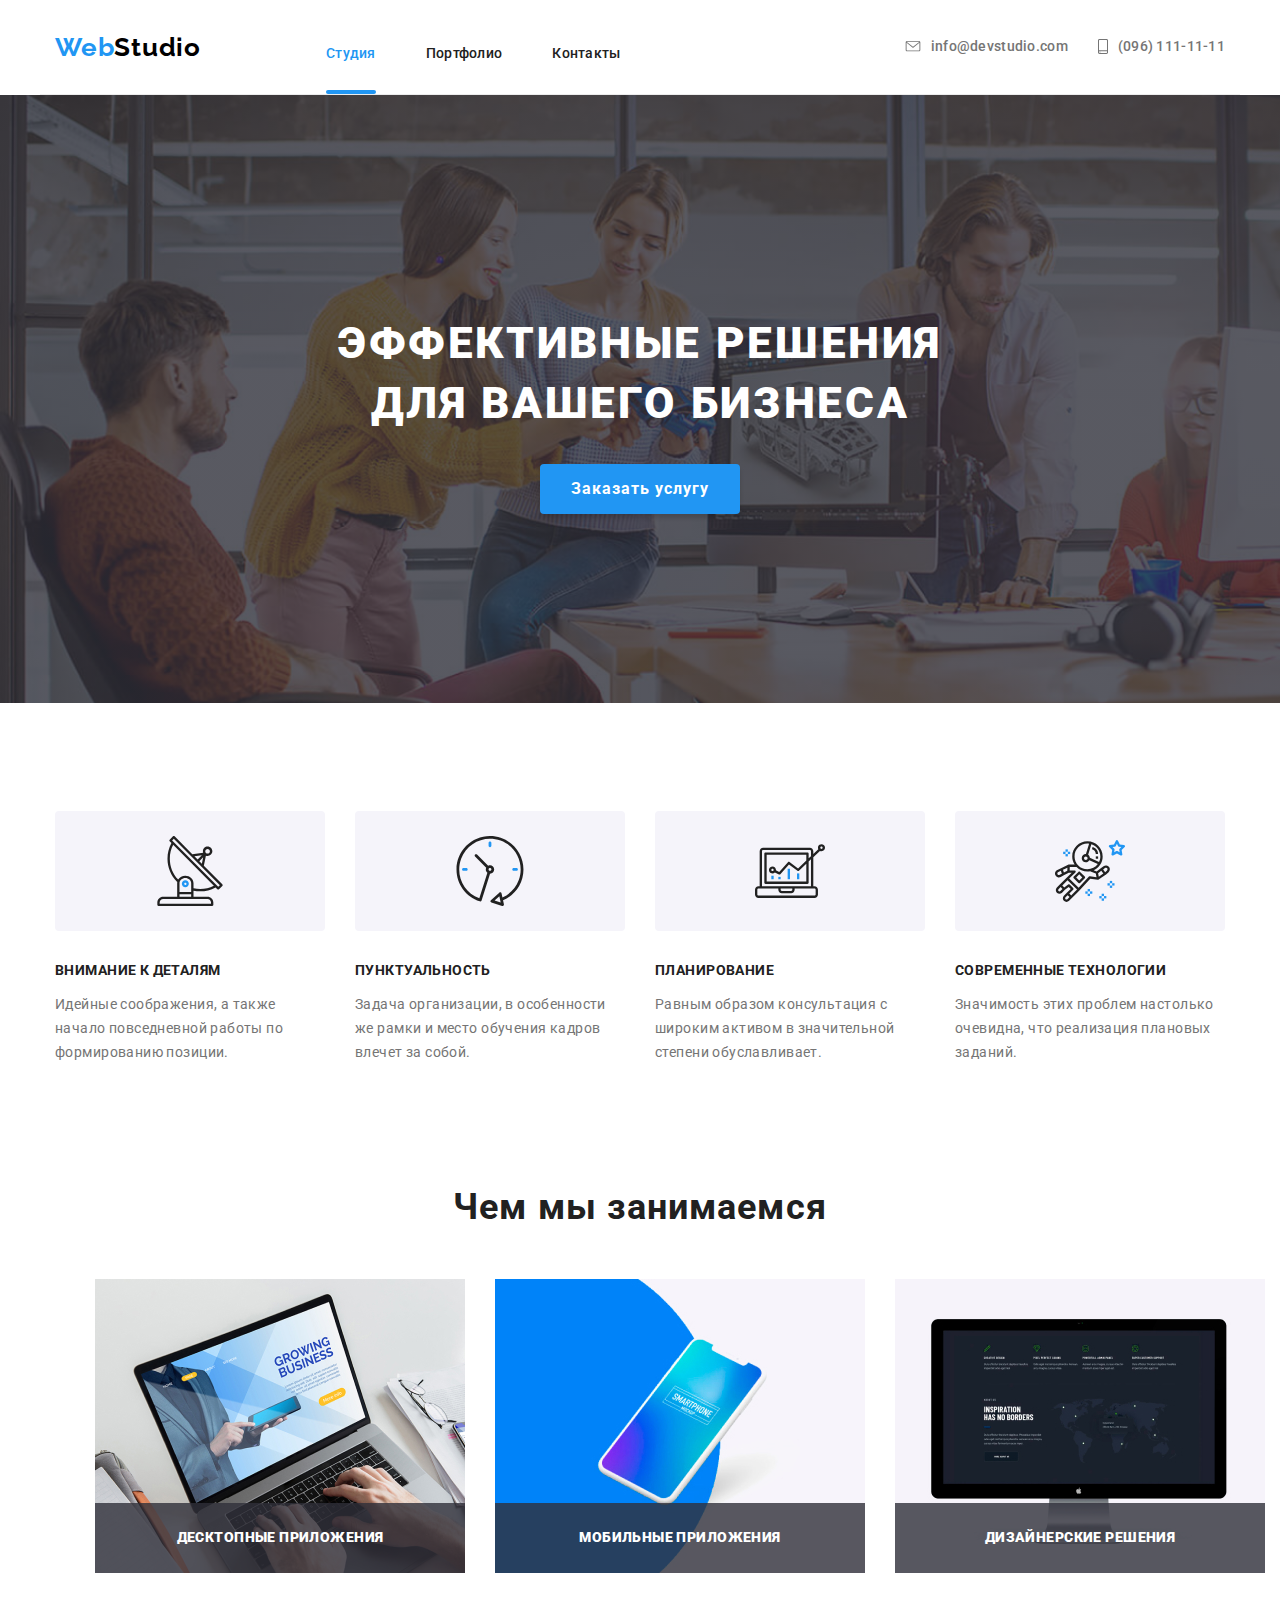
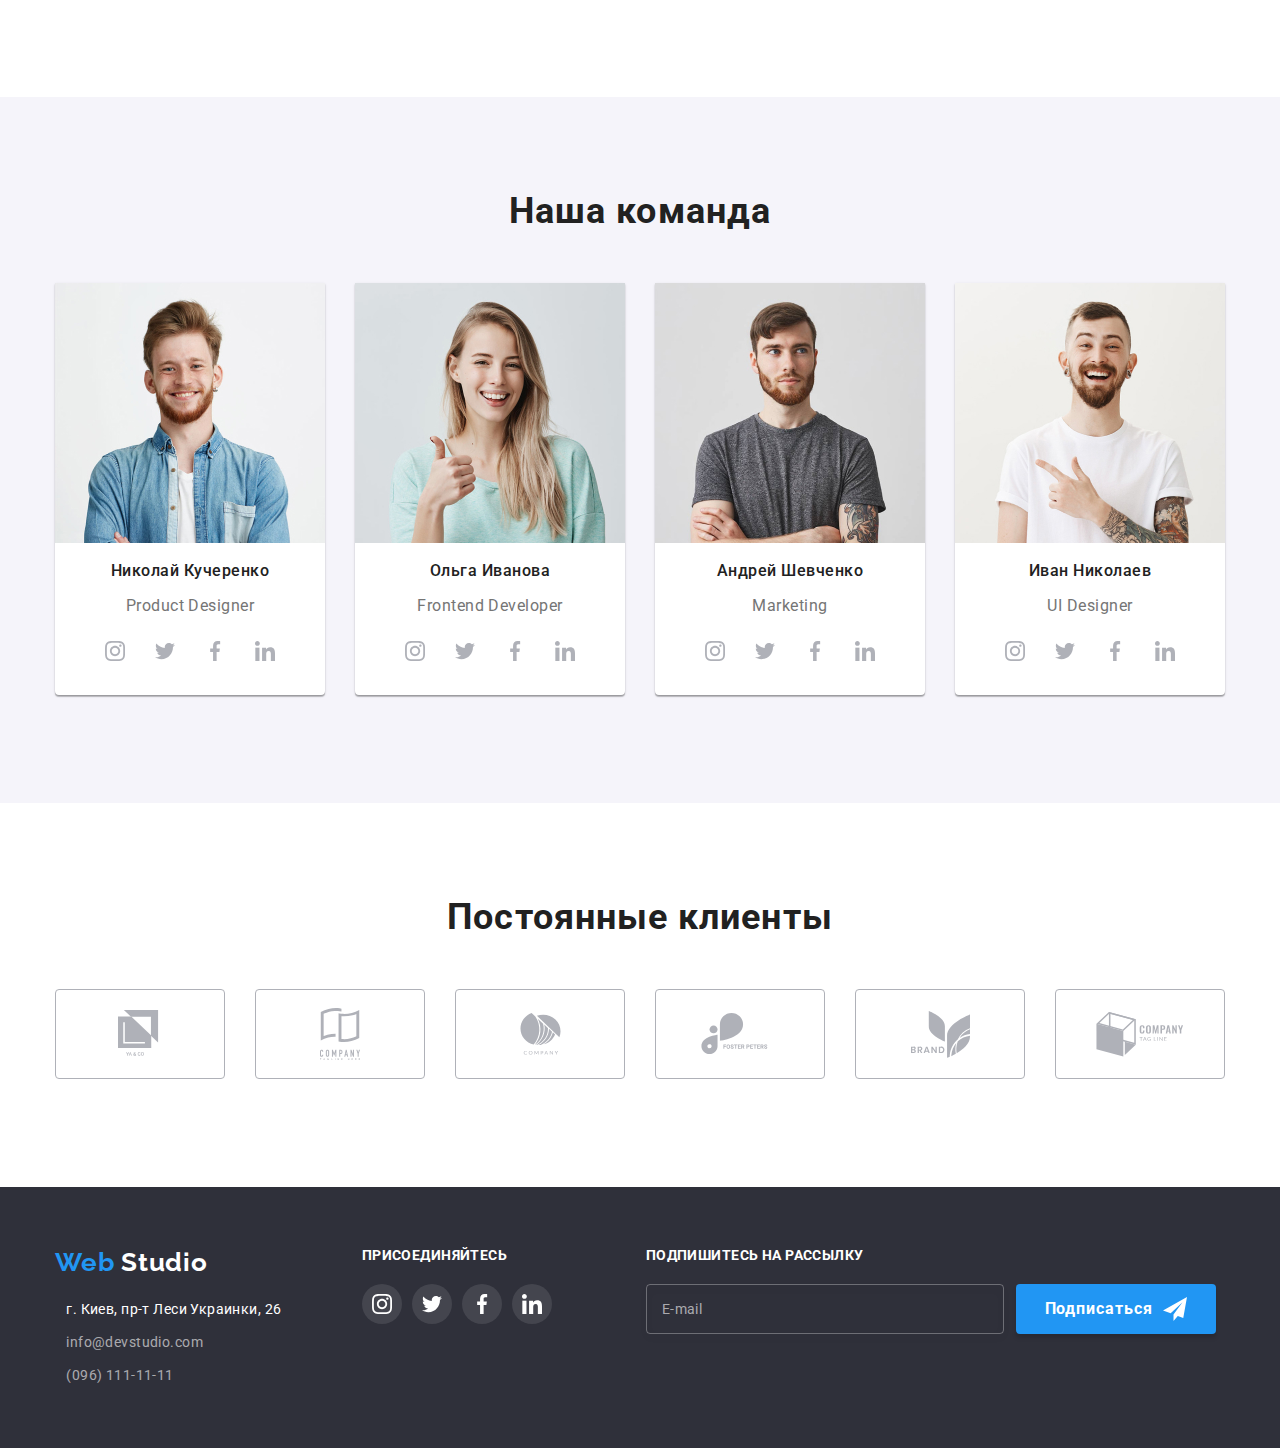
<file: index.html>
<!DOCTYPE html>
<html lang="ru">
  <head>
    <meta charset="UTF-8" />
    <meta name="viewport" content="width=device-width, initial-scale=1.0" />
    <title lang="en">Web Studio</title>
    <link
      href="https://fonts.googleapis.com/css2?family=Raleway:wght@700&family=Roboto:wght@400;500;700;900&display=swap"
      rel="stylesheet"
    />
    <link rel="stylesheet" href="./css/normalize.css" />
    <link rel="stylesheet" href="./css/style.css" />
  </head>
  <body>
    <header class="header">
      <div class="container">
        <nav class="navigation">
          <a class="logo" href="./index.html" lang="en" aria-label="Логотип">
            <span class="logo-blue">Web</span>Studio
          </a>
          <ul class="navigation-list list">
            <li class="navigation-list-item">
              <a class="active navigation-list-link link" href="./index.html"
                >Студия</a
              >
            </li>
            <li class="navigation-list-item">
              <a class="navigation-list-link link" href="./portfolio.html"
                >Портфолио</a
              >
            </li>
            <li class="navigation-list-item">
              <a class="navigation-list-link link" href="#">Контакты</a>
            </li>
          </ul>
        </nav>
        <div class="header-utils">
          <address class="header-adress">
            <a class="header-email link" href="mailto:info@devstudio.com">
              <svg width="16" height="11">
                <use href="./img/sprite.svg#icon-email-hover"></use>
              </svg>
              info@devstudio.com
            </a>
            <a class="header-tel link" href="tel:+380961111111">
              <svg width="10" height="15">
                <use href="./img/sprite.svg#icon-smartphone"></use>
              </svg>
              (096) 111-11-11
            </a>
          </address>
        </div>
      </div>
    </header>

    <main>
      <!--Hero section-->
      <section class="hero-text hero-bg">
        <div class="container">
          <h1>
            Эффективные решения<br />
            для вашего бизнеса
          </h1>
          <button data-modal-open class="blue-btn blue-btn-hero">
            Заказать услугу
          </button>
        </div>
      </section>

      <!--Секция о нас-->
      <section class="about-us">
        <div class="container">
          <h2 hidden>О нас</h2>
          <ul class="about-us-list list">
            <li>
              <div class="about-us-list-img">
                <svg width="70" height="70">
                  <use href="./img/sprite.svg#icon-antenna-1"></use>
                </svg>
              </div>
              <h3 class="about-us-list-title">Внимание к деталям</h3>
              <p class="about-us-list-description">
                Идейные соображения, а также начало повседневной работы по
                формированию позиции.
              </p>
            </li>
            <li>
              <div class="about-us-list-img">
                <svg width="70" height="70">
                  <use href="./img/sprite.svg#icon-clock-1"></use>
                </svg>
              </div>
              <h3 class="about-us-list-title">Пунктуальность</h3>
              <p class="about-us-list-description">
                Задача организации, в особенности же рамки и место обучения
                кадров влечет за собой.
              </p>
            </li>
            <li>
              <div class="about-us-list-img">
                <svg width="70" height="70">
                  <use href="./img/sprite.svg#icon-diagram-1"></use>
                </svg>
              </div>
              <h3 class="about-us-list-title">Планирование</h3>
              <p class="about-us-list-description">
                Равным образом консультация с широким активом в значительной
                степени обуславливает.
              </p>
            </li>
            <li>
              <div class="about-us-list-img">
                <svg width="70" height="70">
                  <use href="./img/sprite.svg#icon-astronaut-1"></use>
                </svg>
              </div>
              <h3 class="about-us-list-title">Современные технологии</h3>
              <p class="about-us-list-description">
                Значимость этих проблем настолько очевидна, что реализация
                плановых заданий.
              </p>
            </li>
          </ul>
        </div>
      </section>

      <!--Чем мы занимаемся-->
      <section class="services">
        <div class="container">
          <h2>Чем мы занимаемся</h2>
          <ul class="services-list list">
            <li>
              <div class="services-list-img">
                <img
                  src="./img/About_us/about_us.jpg"
                  alt="Десктопные приложения"
                />
                <p class="services-text"><b>Десктопные приложения</b></p>
              </div>
            </li>
            <li>
              <div class="services-list-img">
                <img
                  src="./img/About_us/about_us2.jpg"
                  alt="Мобильные приложения"
                />
                <p class="services-text"><b>Мобильные приложения</b></p>
              </div>
            </li>
            <li>
              <div class="services-list-img">
                <img
                  src="./img/About_us/about_us3.jpg"
                  alt="Дизайнерские решения"
                />
                <p class="services-text"><b>Дизайнерские решения</b></p>
              </div>
            </li>
          </ul>
        </div>
      </section>

      <!--Наша команда-->
      <section class="our-team-background">
        <div class="container">
          <div class="our-team">
            <h2>Наша команда</h2>
            <ul class="our-team-list list">
              <li>
                <img
                  src="./img/our_team/our_team1.jpg"
                  alt="Фото Николая Кучеренко"
                />
                <h3 class="our-teame-name">Николай Кучеренко</h3>
                <p class="our-team-position">Product Designer</p>
                <ul class="social-icons social-icons-team">
                  <li>
                    <a href="" lang="en">
                      <svg width="20" height="20" class="social-icons-link">
                        <use href="./img/sprite.svg#icon-instagram"></use>
                      </svg>
                    </a>
                  </li>
                  <li>
                    <a href="" lang="en">
                      <svg width="20" height="20">
                        <use href="./img/sprite.svg#icon-twitter"></use>
                      </svg>
                    </a>
                  </li>
                  <li>
                    <a href="" lang="en">
                      <svg width="20" height="20">
                        <use href="./img/sprite.svg#icon-facebook"></use>
                      </svg>
                    </a>
                  </li>
                  <li>
                    <a href="" lang="en">
                      <svg width="20" height="20">
                        <use href="./img/sprite.svg#icon-linkedin"></use>
                      </svg>
                    </a>
                  </li>
                </ul>
              </li>
              <li>
                <img
                  src="./img/our_team/our_team2.jpg"
                  alt="Фото Ольги Ивановой"
                />
                <h3 class="our-teame-name">Ольга Иванова</h3>
                <p class="our-team-position">Frontend Developer</p>
                <ul class="social-icons social-icons-team">
                  <li>
                    <a href="" lang="en">
                      <svg width="20" height="20" class="social-icons-link">
                        <use href="./img/sprite.svg#icon-instagram"></use>
                      </svg>
                    </a>
                  </li>
                  <li>
                    <a href="" lang="en">
                      <svg width="20" height="20">
                        <use href="./img/sprite.svg#icon-twitter"></use>
                      </svg>
                    </a>
                  </li>
                  <li>
                    <a href="" lang="en">
                      <svg width="20" height="20">
                        <use href="./img/sprite.svg#icon-facebook"></use>
                      </svg>
                    </a>
                  </li>
                  <li>
                    <a href="" lang="en">
                      <svg width="20" height="20">
                        <use href="./img/sprite.svg#icon-linkedin"></use>
                      </svg>
                    </a>
                  </li>
                </ul>
              </li>
              <li>
                <img
                  src="./img/our_team/our_team3.jpg"
                  alt="Фото Андрея Шевченка"
                />
                <h3 class="our-teame-name">Андрей Шевченко</h3>
                <p class="our-team-position">Marketing</p>
                <ul class="social-icons social-icons-team">
                  <li>
                    <a href="" lang="en">
                      <svg width="20" height="20" class="social-icons-link">
                        <use href="./img/sprite.svg#icon-instagram"></use>
                      </svg>
                    </a>
                  </li>
                  <li>
                    <a href="" lang="en">
                      <svg width="20" height="20">
                        <use href="./img/sprite.svg#icon-twitter"></use>
                      </svg>
                    </a>
                  </li>
                  <li>
                    <a href="" lang="en">
                      <svg width="20" height="20">
                        <use href="./img/sprite.svg#icon-facebook"></use>
                      </svg>
                    </a>
                  </li>
                  <li>
                    <a href="" lang="en">
                      <svg width="20" height="20">
                        <use href="./img/sprite.svg#icon-linkedin"></use>
                      </svg>
                    </a>
                  </li>
                </ul>
              </li>
              <li>
                <img
                  src="./img/our_team/our_team4.jpg"
                  alt="Фото Ивана Николаева"
                />
                <h3 class="our-teame-name">Иван Николаев</h3>
                <p class="our-team-position">UI Designer</p>
                <ul class="social-icons social-icons-team">
                  <li>
                    <a href="" lang="en">
                      <svg width="20" height="20" class="social-icons-link">
                        <use href="./img/sprite.svg#icon-instagram"></use>
                      </svg>
                    </a>
                  </li>
                  <li>
                    <a href="" lang="en">
                      <svg width="20" height="20">
                        <use href="./img/sprite.svg#icon-twitter"></use>
                      </svg>
                    </a>
                  </li>
                  <li>
                    <a href="" lang="en">
                      <svg width="20" height="20">
                        <use href="./img/sprite.svg#icon-facebook"></use>
                      </svg>
                    </a>
                  </li>
                  <li>
                    <a href="" lang="en">
                      <svg width="20" height="20">
                        <use href="./img/sprite.svg#icon-linkedin"></use>
                      </svg>
                    </a>
                  </li>
                </ul>
              </li>
            </ul>
          </div>
        </div>
      </section>

      <!--Постоянные клиенты-->
      <section class="clients">
        <div class="container">
          <h2>Постоянные клиенты</h2>
          <ul class="clients-list">
            <li>
              <a href="#">
                <svg width="44" height="49">
                  <use href="./img/sprite.svg#our_clients1"></use>
                </svg>
              </a>
            </li>

            <li>
              <a href="#">
                <svg width="40" height="52">
                  <use href="./img/sprite.svg#our_clients2"></use>
                </svg>
              </a>
            </li>
            <li>
              <a href="#">
                <svg width="41" height="42">
                  <use href="./img/sprite.svg#our_clients3"></use>
                </svg>
              </a>
            </li>
            <li>
              <a href="#">
                <svg width="79" height="42">
                  <use href="./img/sprite.svg#our_clients4"></use>
                </svg>
              </a>
            </li>
            <li>
              <a href="#">
                <svg width="59" height="47">
                  <use href="./img/sprite.svg#our_clients5"></use>
                </svg>
              </a>
            </li>
            <li>
              <a href="#">
                <svg width="88" height="45">
                  <use href="./img/sprite.svg#our_clients6"></use>
                </svg>
              </a>
            </li>
          </ul>
        </div>
      </section>
    </main>

    <footer class="footer">
      <div class="footer-wrap">
        <div class="footer-list">
          <a class="logo logo-footer" href="/" lang="en"
            ><span class="logo-blue">Web</span> Studio</a
          >
          <address>
            <p class="footer-adress">г. Киев, пр-т Леси Украинки, 26</p>
            <a class="footer-email" href="mailto:info@devstudio.com"
              >info@devstudio.com</a
            >
            <a class="footer-tel" href="tel:+380961111111">(096) 111-11-11</a>
          </address>
        </div>
        <div>
          <b class="subscribe">присоединяйтесь</b>
          <ul class="social-icons social-icons-footer">
            <li>
              <a href="" lang="en">
                <svg width="20" height="20" class="social-icons-link">
                  <use href="./img/sprite.svg#icon-instagram"></use>
                </svg>
              </a>
            </li>
            <li>
              <a href="" lang="en">
                <svg width="20" height="20">
                  <use href="./img/sprite.svg#icon-twitter"></use>
                </svg>
              </a>
            </li>
            <li>
              <a href="" lang="en">
                <svg width="20" height="20">
                  <use href="./img/sprite.svg#icon-facebook"></use>
                </svg>
              </a>
            </li>
            <li>
              <a href="" lang="en">
                <svg width="20" height="20">
                  <use href="./img/sprite.svg#icon-linkedin"></use>
                </svg>
              </a>
            </li>
          </ul>
        </div>
        <div class="subscribe-form">
          <b class="subscribe-btn">Подпишитесь на рассылку</b>
            <form action="">
              <div class="subscribe-email">
                <input type="text" name="subscribe" id="subscribe-input" class="subscribe-input" placeholder=" " required />
                 <label for="subscribe-input">
                   E-mail
                 </label>
               </div>
                  <button class="blue-btn">
                    Подписаться
                      <svg width="24" height="24">
                      <use href="./img/sprite.svg#icon-email-footer"></use>
                    </svg>
                  </button>
             
            </form>
        </div>
      </div>
    </footer>

    <div data-modal class="backdrop is-hidden">
      <form action="#" class="modal-form">
        <div>
          <button data-modal-close class="modal-close-btn">
            <svg width="11" height="11" class="close-btn">
              <use href="./img/sprite.svg#close-btn"></use>
            </svg>
          </button>
        </div>
        <h2 class="modal-form-title">
          Оставьте свои данные, мы вам перезвоним
        </h2>
        <div class="modal-form-input-wrapper">
          <input type="text" name="user-name" id="user-modal-name" class="modal-form-input" placeholder=" " required/>
          <label for=user-modal-name" class="modal-form-label">Имя</label>
          <svg width="12" height="12" class="modal-svg">
            <use href="./img/sprite.svg#name"></use>
          </svg>
        </div>
        <div class="modal-form-input-wrapper">
          <input type="tel" name="user-tel"  id="user-modal-tel"  class="modal-form-input" placeholder=" " required/>
          <label for="user-modal-tel" class="modal-form-label">Телефон</label>
          <svg width="13" height="13" class="modal-svg">
            <use href="./img/sprite.svg#tel"></use>
          </svg>
        </div>
        <div class="modal-form-input-wrapper">
          <input type="email" name="user-email" id="user-modal-email" class="modal-form-input" placeholder=" " required/>
          <label for="user-modal-email" class="modal-form-label">Почта</label>
          <svg width="15" height="12" class="modal-svg">
            <use href="./img/sprite.svg#email"></use>
          </svg>
        </div>
        <div class="modal-form-input-wrapper">
        <textarea name="user-message" id="user-message" class="modal-form-message" placeholder=" "></textarea>
        <label for="user-message" class="modal-form-label modal-form-label-message">Коментарий</label>
        </div>
        
        <label class="modal-form-option-lable">
          <input type="checkbox" name="policy" value="accept-policy" class="modal-form-checkbox"/>
          <span class="icon"></span>
          <span class="modal-form-option-span">Соглашаюсь с рассылкой и принимаю<a href="#"> Условия договора</a></span >
        </label>
        <button type="submite" class="modal-form-btn">Отправить</button>
      </form>
    </div>
    <script src="./js/modal.js"></script>
  </body>
</html>
</file>
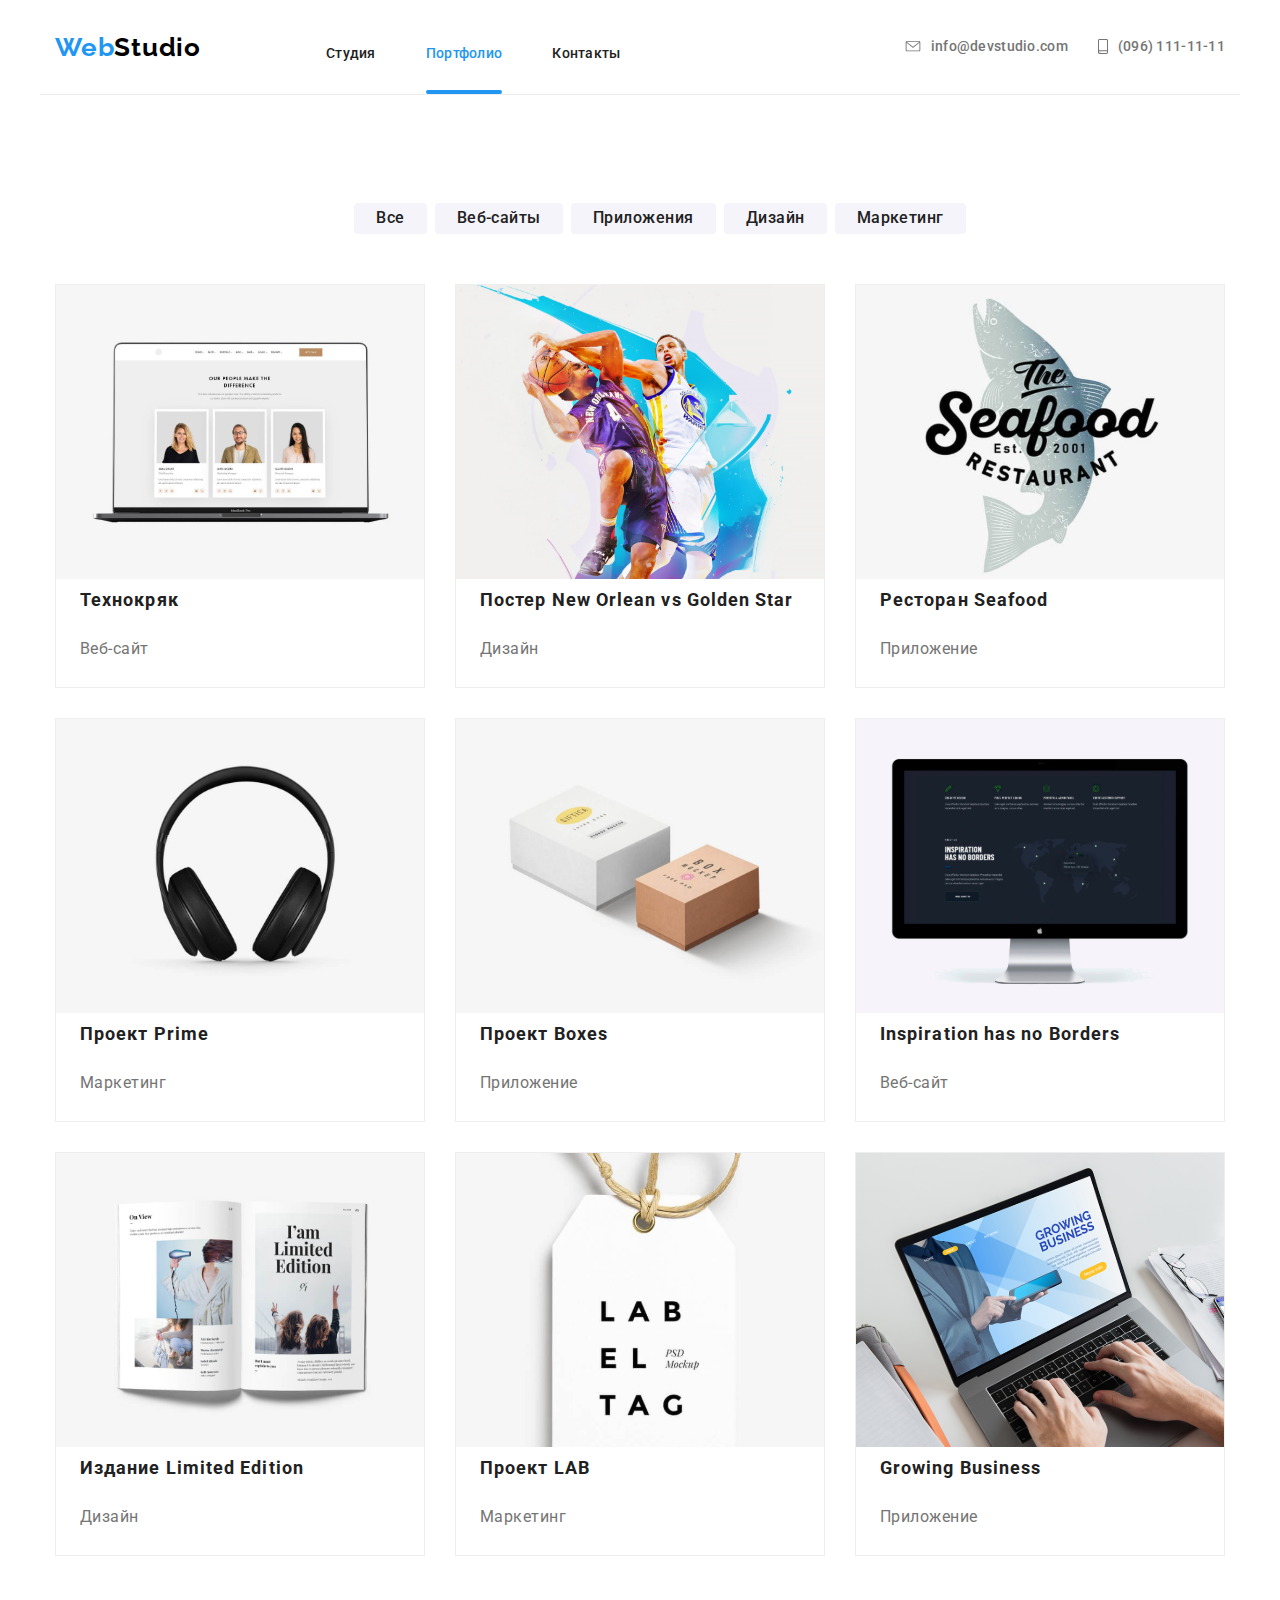
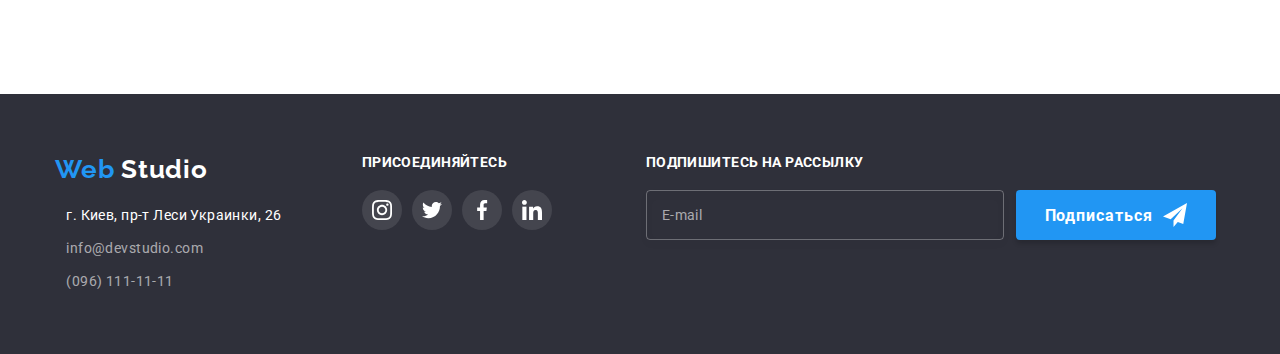
<file: portfolio.html>
<!DOCTYPE html>
<html lang="ru">
  <head>
    <meta charset="UTF-8" />
    <meta name="viewport" content="width=device-width, initial-scale=1.0" />
    <title lang="en">Web Studio</title>
    <link
      href="https://fonts.googleapis.com/css2?family=Raleway:wght@700&family=Roboto:wght@400;500;700;900&display=swap"
      rel="stylesheet"
    />
    <link rel="stylesheet" href="./css/normalize.css" />
    <link rel="stylesheet" href="./css/style.css" />
  </head>
  <body>
    <header class="header">
      <div class="container">
        <nav class="navigation">
          <a class="logo" href="./index.html" lang="en" aria-label="Логотип">
            <span class="logo-blue">Web</span>Studio
          </a>
          <ul class="navigation-list list">
            <li class="navigation-list-item">
              <a class="navigation-list-link link" href="./index.html"
                >Студия</a
              >
            </li>
            <li class="navigation-list-item">
              <a
                class="active navigation-list-link link"
                href="./portfolio.html"
                >Портфолио</a
              >
            </li>
            <li class="navigation-list-item">
              <a class="navigation-list-link link" href="#">Контакты</a>
            </li>
          </ul>
        </nav>
        <div class="header-utils">
          <address class="header-adress">
            <a class="header-email link" href="mailto:info@devstudio.com">
              <svg width="16" height="11">
                <use href="./img/sprite.svg#icon-email-hover"></use>
              </svg>
              info@devstudio.com
            </a>
            <a class="header-tel link" href="tel:+380961111111">
              <svg width="10" height="15">
                <use href="./img/sprite.svg#icon-smartphone"></use>
              </svg>
              (096) 111-11-11
            </a>
          </address>
        </div>
      </div>
    </header>
    <main>
      <section class="portfolio">
        <div class="container">
          <h1 hidden>Портфолио</h1>
          <ul class="button-portfolio-list">
            <li>
              <button class="button-portfolio" type="button">
                Все
              </button>
            </li>
            <li>
              <button class="button-portfolio" type="button">Веб-сайты</button>
            </li>
            <li>
              <button class="button-portfolio" type="button">Приложения</button>
            </li>
            <li>
              <button class="button-portfolio" type="button">Дизайн</button>
            </li>
            <li>
              <button class="button-portfolio" type="button">Маркетинг</button>
            </li>
          </ul>

          <!--Контентное изображение-->
          <ul class="portfolio-list list">
            <li>
              <a class="portfolio-item" href="">
                <div class="portfolio-item-img">
                  <img
                    src="./img/Portfolio_project/project_1.svg"
                    alt="Технокряк"
                  />
                  <div class="portfoli-item-text">
                    <p>
                      Технокряк это современная площадка распространения
                      коронавируса. Компании используют эту платформу для
                      цифрового шпионажа и атак на защищённые сервера
                      конкурентов.
                    </p>
                  </div>
                </div>
                <h2 class="portfolio-item-title">Технокряк</h2>
                <p class="portfoli-item-theme">Веб-сайт</p>
              </a>
            </li>
            <li>
              <a class="portfolio-item" href="">
                <div class="portfolio-item-img">
                  <img
                    src="./img/Portfolio_project/project_2.svg"
                    alt="Постер New Orlean vs Golden Star"
                  />
                  <div class="portfoli-item-text">
                    <p>
                      Lorem ipsum dolor sit amet consectetur adipisicing elit.
                      Quasi magnam autem minus, cumque saepe quibusdam
                      dignissimos esse necessitatibus id, minima eligendi?
                      Similique minima laudantium perferendis praesentium
                      accusantium animi repellat libero!
                    </p>
                  </div>
                </div>
                <h2 class="portfolio-item-title">
                  Постер <span lang="en">New Orlean vs Golden Star</span>
                </h2>
                <p class="portfoli-item-theme">Дизайн</p>
              </a>
            </li>
            <li>
              <a class="portfolio-item" href="">
                <div class="portfolio-item-img">
                  <img
                    src="./img/Portfolio_project/project_3.svg"
                    alt="Ресторан Seafood"
                  />
                  <div class="portfoli-item-text">
                    <p>
                      Lorem ipsum dolor sit amet consectetur adipisicing elit.
                      Culpa doloremque eos commodi accusantium. Accusantium
                      dignissimos, libero error incidunt, amet quae obcaecati
                      suscipit ex, doloribus earum voluptatibus alias ipsa
                      exercitationem tempore?
                    </p>
                  </div>
                </div>
                <h2 class="portfolio-item-title">
                  Ресторан <span lang="en">Seafood</span>
                </h2>
                <p class="portfoli-item-theme">Приложение</p>
              </a>
            </li>
            <li>
              <a class="portfolio-item" href="">
                <div class="portfolio-item-img">
                  <img
                    src="./img/Portfolio_project/project_4.svg"
                    alt="Проект Prime"
                  />
                  <div class="portfoli-item-text">
                    <p>
                      Lorem ipsum dolor sit amet consectetur adipisicing elit.
                      Culpa doloremque eos commodi accusantium. Accusantium
                      dignissimos, libero error incidunt, amet quae obcaecati
                      suscipit ex, doloribus earum voluptatibus alias ipsa
                      exercitationem tempore?
                    </p>
                  </div>
                </div>
                <h2 class="portfolio-item-title">
                  Проект <span lang="en">Prime</span>
                </h2>
                <p class="portfoli-item-theme">Маркетинг</p>
              </a>
            </li>
            <li>
              <a class="portfolio-item" href="">
                <div class="portfolio-item-img">
                  <img
                    src="./img/Portfolio_project/project_5.svg"
                    alt="Проект Boxes"
                  />
                  <div class="portfoli-item-text">
                    <p>
                      Lorem ipsum dolor sit amet consectetur adipisicing elit.
                      Culpa doloremque eos commodi accusantium. Accusantium
                      dignissimos, libero error incidunt, amet quae obcaecati
                      suscipit ex, doloribus earum voluptatibus alias ipsa
                      exercitationem tempore?
                    </p>
                  </div>
                </div>
                <h2 class="portfolio-item-title">
                  Проект <span lang="en">Boxes</span>
                </h2>
                <p class="portfoli-item-theme">Приложение</p>
              </a>
            </li>

            <li>
              <a class="portfolio-item" href="">
                <div class="portfolio-item-img">
                  <img
                    src="./img/Portfolio_project/project_6.svg"
                    alt="Inspiration has no Borders"
                  />
                  <div class="portfoli-item-text">
                    <p>
                      Lorem ipsum dolor sit amet consectetur adipisicing elit.
                      Culpa doloremque eos commodi accusantium. Accusantium
                      dignissimos, libero error incidunt, amet quae obcaecati
                      suscipit ex, doloribus earum voluptatibus alias ipsa
                      exercitationem tempore?
                    </p>
                  </div>
                </div>
                <h2 class="portfolio-item-title">
                  <span lang="en">Inspiration has no Borders</span>
                </h2>
                <p class="portfoli-item-theme">Веб-сайт</p>
              </a>
            </li>
            <li>
              <a class="portfolio-item" href="">
                <div class="portfolio-item-img">
                  <img
                    src="./img/Portfolio_project/project_7.svg"
                    alt="Издание Limited Edition"
                  />
                  <div class="portfoli-item-text">
                    <p>
                      Lorem ipsum dolor sit amet consectetur adipisicing elit.
                      Culpa doloremque eos commodi accusantium. Accusantium
                      dignissimos, libero error incidunt, amet quae obcaecati
                      suscipit ex, doloribus earum voluptatibus alias ipsa
                      exercitationem tempore?
                    </p>
                  </div>
                </div>
                <h2 class="portfolio-item-title">
                  Издание <span lang="en">Limited Edition</span>
                </h2>
                <p class="portfoli-item-theme">Дизайн</p>
              </a>
            </li>
            <li>
              <a class="portfolio-item" href="">
                <div class="portfolio-item-img">
                  <img
                    src="./img/Portfolio_project/project_8.svg"
                    alt="Проект LAB"
                  />
                  <div class="portfoli-item-text">
                    <p>
                      Lorem ipsum dolor sit amet consectetur adipisicing elit.
                      Culpa doloremque eos commodi accusantium. Accusantium
                      dignissimos, libero error incidunt, amet quae obcaecati
                      suscipit ex, doloribus earum voluptatibus alias ipsa
                      exercitationem tempore?
                    </p>
                  </div>
                </div>
                <h2 class="portfolio-item-title">
                  Проект <span lang="en">LAB</span>
                </h2>
                <p class="portfoli-item-theme">Маркетинг</p>
              </a>
            </li>
            <li>
              <a class="portfolio-item" href="">
                <div class="portfolio-item-img">
                  <img
                    src="./img/Portfolio_project/project_9.svg"
                    alt="Growing Business"
                  />
                  <div class="portfoli-item-text">
                    <p>
                      Lorem ipsum dolor sit amet consectetur adipisicing elit.
                      Culpa doloremque eos commodi accusantium. Accusantium
                      dignissimos, libero error incidunt, amet quae obcaecati
                      suscipit ex, doloribus earum voluptatibus alias ipsa
                      exercitationem tempore?
                    </p>
                  </div>
                </div>
                <h2 class="portfolio-item-title">
                  <span lang="en">Growing Business</span>
                </h2>
                <p class="portfoli-item-theme">Приложение</p>
              </a>
            </li>
          </ul>
        </div>
      </section>
    </main>
    <footer class="footer">
      <div class="footer-wrap">
        <div class="footer-list">
          <a class="logo logo-footer" href="/" lang="en"
            ><span class="logo-blue">Web</span> Studio</a
          >
          <address>
            <p class="footer-adress">г. Киев, пр-т Леси Украинки, 26</p>
            <a class="footer-email" href="mailto:info@devstudio.com"
              >info@devstudio.com</a
            >
            <a class="footer-tel" href="tel:+380961111111">(096) 111-11-11</a>
          </address>
        </div>
        <div>
          <b class="subscribe">присоединяйтесь</b>
          <ul class="social-icons social-icons-footer">
            <li>
              <a href="" lang="en">
                <svg width="20" height="20" class="social-icons-link">
                  <use href="./img/sprite.svg#icon-instagram"></use>
                </svg>
              </a>
            </li>
            <li>
              <a href="" lang="en">
                <svg width="20" height="20">
                  <use href="./img/sprite.svg#icon-twitter"></use>
                </svg>
              </a>
            </li>
            <li>
              <a href="" lang="en">
                <svg width="20" height="20">
                  <use href="./img/sprite.svg#icon-facebook"></use>
                </svg>
              </a>
            </li>
            <li>
              <a href="" lang="en">
                <svg width="20" height="20">
                  <use href="./img/sprite.svg#icon-linkedin"></use>
                </svg>
              </a>
            </li>
          </ul>
        </div>
        <div class="subscribe-form">
          <b class="subscribe-btn">Подпишитесь на рассылку</b>
          <form action="">
            <div class="subscribe-email">
              <input
                type="text"
                name="subscribe"
                id="subscribe-input"
                class="subscribe-input"
                placeholder=" "
                required
              />
              <label for="subscribe-input">
                E-mail
              </label>
            </div>
            <button class="blue-btn">
              Подписаться
              <svg width="24" height="24">
                <use href="./img/sprite.svg#icon-email-footer"></use>
              </svg>
            </button>
          </form>
        </div>
      </div>
    </footer>
  </body>
</html>
</file>
<file: css/style.css>
:root {
  --main-font: 'Roboto', sans-serif;
  --secondary-font: 'Raleway', sans-serif;
  --white-color: #fff;
  --blue-color: #2196f3;
  --blue-hover-color: #188ce8;
  --dark-grey-color: #757575;
  --light-grey-color: #e5e5e5;
  --black-color: #212121;
}
a:hover,
a:focus {
  color: var(--blue-color);
  transition: cubic-bezier(0.4, 0, 0.2, 1);
  transition-duration: 250ms;
}
body {
  background-color: var(--white-color);
  font-family: var(--main-font);
  color: var(--dark-grey-color);
  font-size: 14px;
}
.container {
  width: 1200px;
  padding-left: 15px;
  padding-right: 15px;
  margin-left: auto;
  margin-right: auto;
  box-sizing: border-box;
}
/* HEADER*/

.header .container {
  display: flex;
  align-items: center;
  justify-content: space-between;
  border-bottom: 1px solid #ececec;
}
.navigation {
  display: flex;
  align-items: center;
}
.navigation-list {
  display: flex;
  margin-bottom: 0;
}
.navigation-list-item:not(:last-child) {
  margin-right: 50px;
}
.logo,
.logo:hover,
.logo:focus {
  font-family: var(--secondary-font);
  font-style: normal;
  font-weight: bold;
  font-size: 26px;
  line-height: 1.19;
  letter-spacing: 0.03em;
  color: #000000;
  text-decoration: none;
  margin-right: 85px;
}
.logo-blue {
  font-family: var(--secondary-font);
  font-style: normal;
  font-weight: bold;
  font-size: 26px;
  line-height: 1.19;
  letter-spacing: 0.03em;
  color: var(--blue-color);
}
.logo-footer {
  margin-bottom: 20px;
}
.logo-footer,
.logo-footer:hover,
.logo-footer:focus {
  color: var(--white-color);
  transition: cubic-bezier(0.4, 0, 0.2, 1);
  transition-duration: 250ms;
}

.link {
  text-decoration: none;
  display: block;
}
.list {
  list-style: none;
}
.navigation-list-link,
.header-adress {
  font-weight: 500;
  font-size: 14px;
  line-height: 1.14;
  letter-spacing: 0.02em;
  color: var(--black-color);
  text-decoration: none;
  display: flex;
  align-items: center;
  position: relative;
}
.navigation-list-link::after {
  content: '';
  width: 0;
  height: 4px;
  display: block;
  position: absolute;
  left: 0;
  bottom: 0;
  background: var(--blue-color);
  border-radius: 2px;
  transition: cubic-bezier(0.4, 0, 0.2, 1);
  transition-duration: 250ms;
}
.navigation-list-link:hover::after,
.navigation-list-link:focus::after,
.active::after {
  width: 100%;
}

.header-adress a {
  display: flex;
  align-items: center;
}
.header-email:hover svg,
.header-email:focus svg,
.header-tel:hover svg,
.header-tel:focus svg {
  fill: var(--blue-color);
  transition: cubic-bezier(0.4, 0, 0.2, 1);
  transition-duration: 250ms;
}
.header-adress svg {
  margin-right: 10px;
  color: var(--dark-grey-color);
}
.header-email svg,
.header-tel svg {
  fill: var(--dark-grey-color);
}

.header-email-hover {
  fill: var(--blue-color);
  transition: cubic-bezier(0.4, 0, 0.2, 1);
  transition-duration: 250ms;
}
.header-tel:hover svg,
.header-tel:focus svg {
  fill: var(--blue-color);
  transition: cubic-bezier(0.4, 0, 0.2, 1);
  transition-duration: 250ms;
}
.navigation-list-link:hover,
.navigation-list-link:focus,
.header-email:hover,
.header-email:focus,
.header-tel:hover,
.header-tel:focus,
.active {
  color: var(--blue-color);
  transition: cubic-bezier(0.4, 0, 0.2, 1);
  transition-duration: 250ms;
}
.navigation-list-link {
  padding-top: 32px;
  padding-bottom: 32px;
}
.header-utils {
  display: flex;
}
.header-email:not(:last-child) {
  margin-right: 30px;
}
.header-email,
.header-tel {
  font-weight: 500;
  font-size: 14px;
  line-height: 1.14;
  letter-spacing: 0.02em;
  text-decoration: none;
  color: var(--dark-grey-color);
  display: inline-block;
  font-style: normal;
}

/* Hero section*/

h1 {
  font-style: normal;
  font-weight: 900;
  font-size: 44px;
  line-height: 1.36;
  text-align: center;
  letter-spacing: 0.06em;
  text-transform: uppercase;
  color: var(--white-color);
  margin: 30px 0;
}
.hero-bg {
  max-width: 1600px;
  background-image: linear-gradient(
      rgba(47, 48, 58, 0.8),
      rgba(47, 48, 58, 0.8)
    ),
    url('../img/hero/bg.jpg');
  background-color: var(--black-color);
  background-repeat: no-repeat;
  background-size: cover;
  margin-left: auto;
  margin-right: auto;
}
.hero-text {
  display: flex;
  padding: 189px 0;
  flex-grow: 1;
  justify-content: center;
  align-items: center;
  flex-direction: column;
  box-sizing: border-box;
}

.blue-btn {
  background: var(--blue-color);
  box-shadow: 0px 4px 4px rgba(0, 0, 0, 0.15);
  border-radius: 4px;
  font-style: normal;
  font-weight: bold;
  font-size: 16px;
  line-height: 1.87;
  text-align: center;
  letter-spacing: 0.06em;
  color: var(--white-color);
  width: 200px;
  height: 50px;
  border: none;
  margin: 0 auto;
  display: block;
  cursor: pointer;
}
.blue-btn-hero:hover {
  background: var(--blue-hover-color);
  transition: cubic-bezier(0.4, 0, 0.2, 1);
  transition-duration: 250ms;
}

/* О нас*/
h2 {
  font-style: normal;
  font-weight: bold;
  font-size: 36px;
  line-height: 1.16;
  text-align: center;
  letter-spacing: 0.03em;
  color: var(--black-color);
  margin-bottom: 50px;
  margin-top: 0;
}
.about-us {
  padding: 94px 0 0 0;
}
.about-us-list {
  display: flex;
  flex-direction: row;
  justify-content: space-between;
  padding: 0;
}
.about-us-list li {
  width: 270px;
}
.about-us-list-img {
  background: #f5f4fa;
  border-radius: 4px;
  height: 120px;
  width: 100%;
  display: flex;
  justify-content: center;
  align-items: center;
}
.about-us-list-title {
  margin-top: 30px;
  font-style: normal;
  font-weight: bold;
  font-size: 14px;
  line-height: 1.33;
  letter-spacing: 0.03em;
  text-transform: uppercase;
  color: var(--black-color);
}
.about-us-list-description {
  font-style: normal;
  font-weight: normal;
  font-size: 14px;
  line-height: 1.71;
  letter-spacing: 0.03em;
  color: var(--dark-grey-color);
}
/* Чем мы занимаемся*/
.services {
  padding: 94px 0 0 0;
}
.services-list {
  display: flex;
  flex-direction: row;
  justify-content: space-between;
  padding-bottom: 110px;
}
.services-list li {
  position: relative;
  justify-content: center;
  align-items: center;
  display: flex;
}
.services-list li:not(:last-child) {
  margin-right: 30px;
}
.services-list-img {
  border-radius: 4px;
  width: 100%;
  display: flex;
}
.services-text {
  font-style: normal;
  font-weight: bold;
  font-size: 14px;
  line-height: 1.14;
  text-align: center;
  letter-spacing: 0.03em;
  text-transform: uppercase;
  color: var(--white-color);
  background: rgba(47, 48, 58, 0.8);
  width: 370px;
  height: 70px;
  position: absolute;
  bottom: 0px;
  left: 0px;
  margin: 0px;
  align-items: center;
  display: flex;
  justify-content: center;
}
/*Наша команда*/
.our-team-background {
  background-color: #f5f4fa;
  padding: 94px 0 94px 0;
}

.our-team {
  width: 1170px;
  margin: 0 auto;
}
.our-team-list li:not(:last-child) {
  margin-right: 30px;
}
.our-team-list {
  display: flex;
  flex-direction: row;
  padding: 0;
}
.our-team-list li {
  background: var(--white-color);
  box-shadow: 0px 2px 1px rgba(0, 0, 0, 0.2), 0px 1px 1px rgba(0, 0, 0, 0.14),
    0px 1px 3px rgba(0, 0, 0, 0.12);
  border-radius: 0px 0px 4px 4px;
}
.our-teame-name {
  font-style: normal;
  font-weight: 500;
  font-size: 16px;
  line-height: 1.18;
  text-align: center;
  letter-spacing: 0.03em;
  color: var(--black-color);
}
.our-team-position {
  font-style: normal;
  font-weight: normal;
  font-size: 16px;
  line-height: 1.18;
  text-align: center;
  letter-spacing: 0.03em;
  color: var(--dark-grey-color);
}
.social-icons {
  list-style: none;
  display: flex;
  padding: 0;
  justify-content: center;
}
.social-icons li {
  box-shadow: none;
}
.social-icons li:not(:last-child) {
  margin: 0 10px 24px 0;
}
.social-icons li a {
  width: 40px;
  height: 40px;
  align-items: center;
  display: flex;
  justify-content: center;
  border-radius: 50%;
}
.social-icons li a:hover,
.social-icons li a:focus {
  background: var(--blue-color);
  transition: cubic-bezier(0.4, 0, 0.2, 1);
  transition-duration: 250ms;
}
.social-icons-footer li a svg {
  fill: var(--white-color);
}
.social-icons,
.social-icons-team li a svg {
  fill: #afb1b8;
}

.social-icons li a:hover svg,
.social-icons li a:focus svg {
  fill: var(--white-color);
  transition: cubic-bezier(0.4, 0, 0.2, 1);
  transition-duration: 250ms;
}
.social-icons-footer li a {
  width: 40px;
  height: 40px;
  align-items: center;
  display: flex;
  justify-content: center;
  border-radius: 50%;
  background: rgba(255, 255, 255, 0.1);
}
.social-icons-footer {
  margin-top: 20px;
}

/*Клиенты*/
.clients {
  padding: 94px 0 94px 0;
}
.clients-list {
  margin-top: 50px;
  align-items: center;
  display: flex;
  justify-content: center;
  list-style: none;
  padding: 0;
}
.clients-list li a {
  border: 1px solid #afb1b8;
  box-sizing: border-box;
  border-radius: 4px;
  align-items: center;
  display: flex;
  justify-content: center;
  width: 170px;
  height: 90px;
}
.clients-list li:not(:last-child) {
  margin-right: 30px;
}
.clients-list li a svg {
  fill: #afb1b8;
}

.clients-list li a:hover svg,
.clients-list li a:focus svg {
  fill: var(--blue-color);
  transition: cubic-bezier(0.4, 0, 0.2, 1);
  transition-duration: 250ms;
}
.clients-list li a:hover,
.clients-list li a:focus {
  border: 1px solid var(--blue-color);
  transition: cubic-bezier(0.4, 0, 0.2, 1);
  transition-duration: 250ms;
}
/* Footer*/
.footer {
  background: #2f303a;
}
.footer-wrap {
  width: 1170px;
  margin: 0 auto;
  display: flex;
  padding: 60px 0;
}
.footer-list {
  align-items: center;
  display: flex;
  justify-content: center;
  flex-direction: column;
  margin-right: 69px;
}
.footer-adress {
  font-style: normal;
  font-weight: normal;
  font-size: 14px;
  line-height: 1.71;
  letter-spacing: 0.03em;
  color: var(--white-color);
  margin-top: 0;
  margin-bottom: 9px;
}
.footer-email,
.footer-tel {
  display: block;
  font-style: normal;
  font-weight: normal;
  font-size: 14px;
  line-height: 1.71;
  letter-spacing: 0.03em;
  color: rgba(255, 255, 255, 0.6);
  text-decoration: none;
}
.footer-email {
  margin-bottom: 9px;
}
.subscribe {
  font-style: normal;
  font-weight: bold;
  font-size: 14px;
  line-height: 1.14;
  letter-spacing: 0.03em;
  text-transform: uppercase;
  color: var(--white-color);
}
.subscribe-btn {
  font-style: normal;
  font-weight: bold;
  font-size: 14px;
  line-height: 1.14;
  letter-spacing: 0.03em;
  text-transform: uppercase;
  color: var(--white-color);
}
.subscribe-form {
  margin-left: 94px;
}

/*Портфоло*/
.button-portfolio-list {
  align-items: center;
  display: flex;
  justify-content: center;
  list-style: none;
}
.button-portfolio {
  font-style: normal;
  font-weight: 500;
  font-size: 16px;
  line-height: 1.16;
  text-align: center;
  letter-spacing: 0.03em;
  color: var(--black-color);
  background: #f5f4fa;
  border-radius: 4px;
  border: 0;
  padding: 6px 22px;
  display: block;
}
.button-portfolio-list li:not(:last-child) .button-portfolio {
  margin-right: 8px;
}

.button-portfolio:hover,
.button-portfolio:focus {
  background: var(--blue-color);
  box-shadow: 0px 2px 2px rgba(0, 0, 0, 0.12), 0px 1px 2px rgba(0, 0, 0, 0.08),
    0px 3px 1px rgba(0, 0, 0, 0.1);
  border-radius: 4px;
  color: var(--white-color);
  transition: cubic-bezier(0.4, 0, 0.2, 1);
  transition-duration: 250ms;
}
.portfolio-item {
  text-decoration: none;
  height: 100%;
}

.portfolio-item-title {
  font-style: normal;
  font-weight: bold;
  font-size: 18px;
  line-height: 2;
  letter-spacing: 0.06em;
  color: var(--black-color);
  text-align: left;
  padding: 0 24px;
  margin-bottom: 0;
}
.portfoli-item-theme {
  font-style: normal;
  font-weight: normal;
  font-size: 16px;
  line-height: 1.87;
  letter-spacing: 0.03em;
  color: var(--dark-grey-color);
  padding: 0 24px;
}
/*Портфолио*/
.portfolio {
  padding: 94px 0;
}
.button-portfolio-list {
  margin-bottom: 50px;
}
.portfolio-list {
  align-items: flex-start;
  display: flex;
  flex-wrap: wrap;
  padding: 0;
}
.portfolio-list li {
  width: 370px;
  height: 404px;
  margin-right: 30px;
  margin-bottom: 30px;
  border: 1px solid #eeeeee;
  box-sizing: border-box;
}
.portfolio-list li:nth-child(3n) {
  margin-right: 0px;
}
.portfolio-list li:hover,
.portfolio-list li:focus {
  box-shadow: 1px 4px 6px rgba(0, 0, 0, 0.16), 0px 4px 4px rgba(0, 0, 0, 0.06),
    0px 1px 1px rgba(0, 0, 0, 0.12);
  transition: background-color 2s cubic-bezier(0.4, 0, 0.2, 1);
  transition-duration: 250ms;
}
.portfoli-item-text {
  font-size: 18px;
  background: rgba(33, 150, 243, 0.9);
  color: #ffffff;
  line-height: 28px;
  width: 100%;
  height: 100%;
  position: absolute;
  top: 100%;
  left: 0px;
  letter-spacing: 0.03em;
  font-style: normal;
  font-weight: normal;
  align-items: center;
  display: flex;
  padding: 63px 24px 63px 24px;
  box-sizing: border-box;
  transition: top 2s cubic-bezier(0.4, 0, 0.2, 1);
  transition-duration: 250ms;
}
.portfolio-item-img {
  position: relative;
  overflow: hidden;
}
.portfolio-item:hover .portfoli-item-text {
  top: 0;
}
/*MODAL WINDOW*/
.backdrop {
  position: fixed;
  left: 0;
  top: 0;
  width: 100%;
  height: 100%;
  background-color: rgba(0, 0, 0, 0.5);
  z-index: 100;
  justify-content: center;
  display: flex;
  align-items: center;
  box-sizing: border-box;
}
.modal-form {
  position: relative;
  width: 528px;
  height: 581px;
  display: flex;
  background: #ffffff;
  flex-direction: column;
  box-shadow: 0px 1px 3px rgba(0, 0, 0, 0.12), 0px 1px 1px rgba(0, 0, 0, 0.14),
    0px 2px 1px rgba(0, 0, 0, 0.2);
  border-radius: 4px;
  padding: 40px;
  box-sizing: border-box;
}
.is-hidden {
  opacity: 0;
  visibility: hidden;
  pointer-events: none;
}
.modal-close-btn {
  position: absolute;
  width: 30px;
  height: 30px;
  left: 490px;

  bottom: 543px;
  box-sizing: border-box;
  background: #ffffff;
  border-radius: 50%;
  border: 1px solid rgba(0, 0, 0, 0.1);
  display: flex;
  align-items: center;
  justify-content: center;
  background-color: var(--white-color);
}
.modal-close-btn:hover svg use {
  fill: var(--blue-color);
}
.modal-form-title {
  font-family: var(--main-font);
  font-size: 20px;
  line-height: 23px;
  text-align: center;
  letter-spacing: 0.03em;
  margin-bottom: 30px;
}
.modal-form-message {
  resize: none;
}

.modal-form-input-wrapper {
  position: relative;
  margin-bottom: 28px;
}

.modal-form-label {
  position: absolute;
  top: 50%;
  left: 0;
  transform: translateY(-50%);
  transition: cubic-bezier(0.4, 0, 0.2, 1);
  transition-duration: 250ms;
  padding-left: 42px;
}
.modal-form-label-message {
  top: 0;
  transform: translateY(12px);
}
.modal-form-message {
  height: 120px;
  width: 100%;
  padding-left: 16px;
  padding-top: 12px;
  display: block;
  font-family: var(--main-font);
  font-size: 14px;
  line-height: 16px;
  letter-spacing: 0.01em;
  border: 1px solid rgba(33, 33, 33, 0.2);
  box-sizing: border-box;
  border-radius: 4px;
  resize: none;
}
.modal-form-input {
  width: 448px;
  height: 40px;
  display: block;
  width: 100%;
  font-family: var(--main-font);
  font-size: 14px;
  line-height: 16px;
  letter-spacing: 0.01em;
  border: 1px solid rgba(33, 33, 33, 0.2);
  box-sizing: border-box;
  border-radius: 4px;
  padding-left: 42px;
}
.modal-form-message:focus::placeholder {
  color: var(--blue-color);
}
.modal-form-input:focus,
.modal-form-message:focus,
.modal-form-input:not(:placeholder-shown),
.modal-form-message:not(:placeholder-shown) {
  outline: none;
  border-color: var(--blue-color);
}

.modal-form-input:focus + .modal-form-label,
.modal-form-input:not(:placeholder-shown) + .modal-form-label {
  transform: translateY(-40px);
  color: var(--blue-color);
  font-size: 12px;
  line-height: 14px;
  padding-left: 12px;
}
.modal-form-message:focus + .modal-form-label,
.modal-form-message:not(:placeholder-shown) + .modal-form-label-message {
  transform: translateY(-20px);
  color: var(--blue-color);
  font-size: 12px;
  line-height: 14px;
  padding-left: 12px;
}
.modal-form-option-span {
  font-size: 14px;
  line-height: 24px;
  letter-spacing: 0.03em;
  line-height: normal;
}
.modal-form-option-span a {
  color: #2196f3;
}
.modal-form-option-lable {
  display: flex;
  align-items: center;
  justify-content: center;
  margin-bottom: 30px;
}
.modal-form-checkbox {
  visibility: hidden;
}
.modal-form-checkbox + .icon {
  width: 16px;
  height: 15px;
  margin-right: 7px;
  background-color: #fff;
  border: 2px solid #212121;
  box-shadow: 0px 4px 4px rgba(0, 0, 0, 0.25);
  border-radius: 4px;
}
.modal-form-checkbox:checked + .icon {
  background-image: url(../img/check.svg);
  background-color: var(--blue-color);
  background-size: contain;
  border: 2px solid transparent;
}

.modal-form-btn {
  display: block;
  margin: 0 auto;
  width: 200px;
  height: 50px;
  background-color: var(--blue-color);
  border-radius: 4px;
  border: none;
  color: #ffffff;
  box-shadow: 0px 4px 4px rgba(0, 0, 0, 0.15);
  outline: none;
  letter-spacing: 0.06em;
  font-size: 16px;
  line-height: 30px;
}
.modal-form-btn:hover {
  background: var(--blue-hover-color);
  transition: cubic-bezier(0.4, 0, 0.2, 1);
  transition-duration: 250ms;
}
.modal-svg {
  position: absolute;
  top: 50%;
  left: 16px;
  transform: translateY(-50%);
  display: inline-block;
}
.modal-form-input:focus ~ svg.modal-svg,
.modal-form-input:not(:placeholder-shown) ~ svg.modal-svg,
.modal-svg:hover,
.modal-svg:focus {
  fill: var(--blue-hover-color);
  transition: cubic-bezier(0.4, 0, 0.2, 1);
  transition-duration: 250ms;
}
.subscribe-form form {
  display: flex;
  align-items: center;
  margin-top: 20px;
}
.subscribe-email {
  position: relative;
}
.subscribe-input {
  height: 50px;
  width: 358px;
  display: block;
  font-family: var(--main-font);
  font-size: 14px;
  line-height: 16px;
  letter-spacing: 0.01em;
  padding-left: 16px;
  border: 1px solid rgba(255, 255, 255, 0.3);
  box-sizing: border-box;
  filter: drop-shadow(0px 4px 4px rgba(0, 0, 0, 0.15));
  border-radius: 4px;
  background: transparent;
  margin-right: 12px;
  color: var(--white-color);
}
.subscribe-input + label {
  position: absolute;
  top: 50%;
  left: 0;
  transform: translateY(-50%);
  transition: cubic-bezier(0.4, 0, 0.2, 1);
  transition-duration: 250ms;
  padding-left: 16px;
  letter-spacing: 0.03em;
  color: rgba(255, 255, 255, 0.6);
}
.subscribe-input:focus + label,
.subscribe-input:not(:placeholder-shown) + label,
.modal-form-message:focus::placeholder {
  transform: translateY(-45px);
  color: var(--white-color);
  font-size: 12px;
  line-height: 14px;
  padding-left: 12px;
}
.subscribe-form .blue-btn {
  display: flex;
  justify-content: center;
  align-items: center;
  font-size: 16px;
}
.subscribe-form .blue-btn svg {
  margin-left: 10px;
}
.modal-form-message:focus,
.modal-form-message:not(:placeholder-shown) {
  outline: none;
  border-bottom-color: var(--blue-color);
}
.modal-form-message:focus::placeholder {
  color: var(--blue-color);
}
</file>
